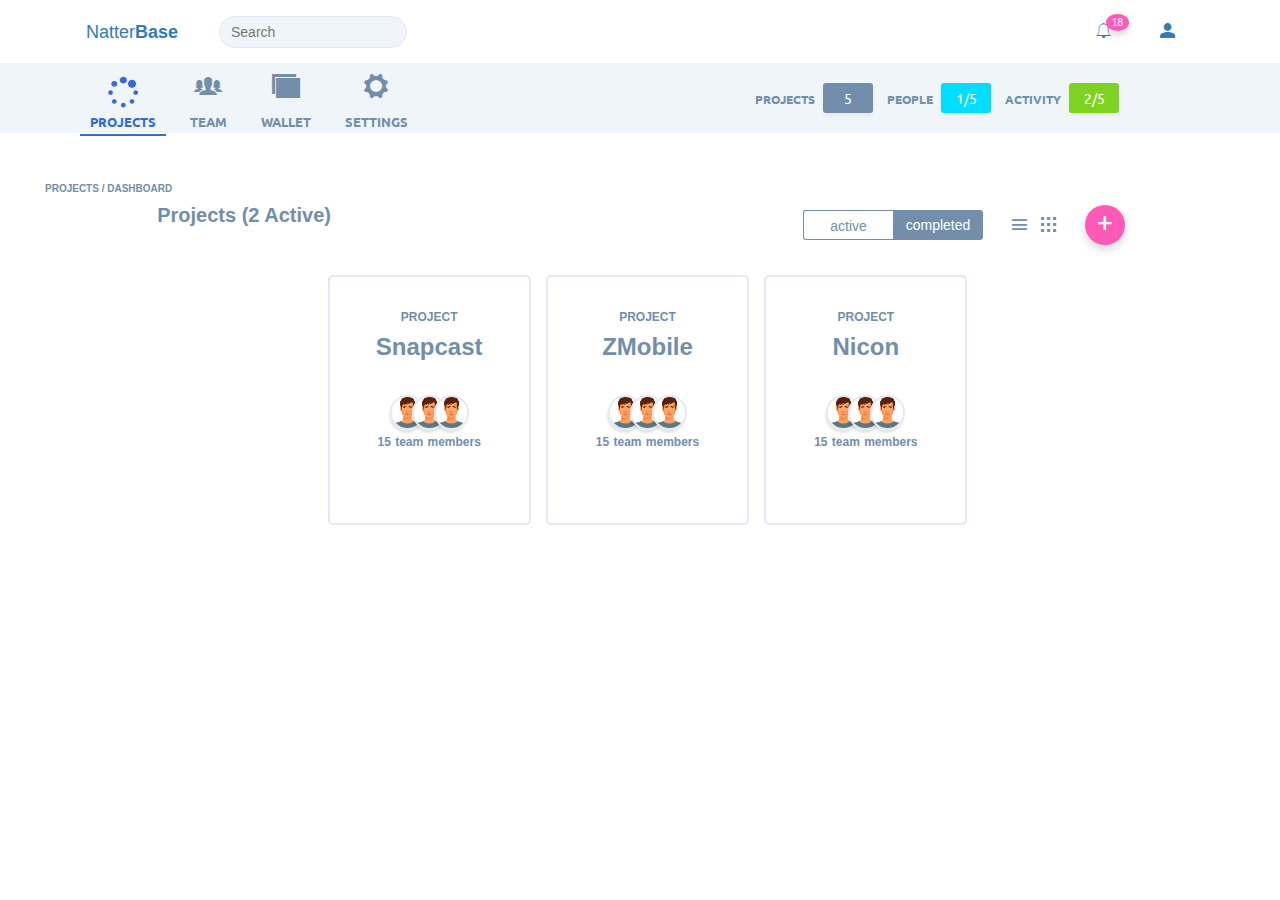
<file: index.html>
<!DOCTYPE html>
<html>

<head>
	<title>NATTERBASE</title>

	<!-- meta -->
	<meta charset="UTF-8">
	<meta name="viewport" content="width=device-width, initial-scale=1">

	<!-- css -->	
	<link href="https://maxcdn.bootstrapcdn.com/font-awesome/4.7.0/css/font-awesome.min.css" rel="stylesheet">
	<link rel="stylesheet" href="https://maxcdn.bootstrapcdn.com/bootstrap/3.3.7/css/bootstrap.min.css">
	<link rel="stylesheet" href="css/ionicons.min.css">
	<link rel="stylesheet" href="css/pace.css">
	<link rel="stylesheet" href="css/custom.css">

	<!-- js -->
	<script src="js/jquery-2.1.3.min.js"></script>
	<script src="js/bootstrap.min.js"></script>
</head>

<body>
	<nav class="header">
		<div class="row">
			<div class="p-left col-md-2">
				<div class="logo">
					<h1><a href="index.html">Natter<b>Base</b></a></h1>
				</div>
			</div>
			<!-- col-md-4 -->
			<div class="col-md-2 nav-input">
				<input type="text" placeholder="Search">
			</div>
			<div class="col-md-7 nav-side">
				<ul class="nav navbar-nav navbar-right">
					<li><a href="#"><i class="ion-ios-bell-outline"></i> <span class="nav-notif bg-pink">18</span> </a></li>
					<li><a href="#"><i class="ion-android-person"></i>  </a></li>
				</ul>
			</div>
			<!-- /.navbar-collapse -->
		</div>
	</nav>

	<header class="p-left-x header">
		<div class="row">
			<div class="col-md-6 header-nav">
				<ul>
					<li class="active"><a href="index.html"><i class="fa fa-spinner"></i> <p>projects</p> </a></li>
					<li><a href="team.html"><i class="ion-ios-people"></i> <p>team</p></a></li>
					<li><a href="wallet.html"><i class="ion-ios-photos"></i><p>wallet</p></a></li>
					<li><a href="settings.html"><i class="ion-gear-a"></i> <p>settings</p> </a></li>
				</ul>
			</div>
			<div class="col-md-5 header-side no-padding">
				<ul>
					<li class="active">
						<p>projects</p> <button class="btn btn-md ">5</button> </li>
					<li>
						<p>people</p><button class="btn btn-md ">1/5</button></li>
					<li class="pr-0">
						<p>activity</p><button class="btn btn-md ">2/5</button></li>

				</ul>
			</div>
		</div>
	</header>

	<section class="content-body">
		<div class="row">
			<div class="p-left col-md-12 main-path">
				<h4>projects / <b>dashboard</b> </h4>
			</div>
			<div class="col-md-offset-2 col-md-2 main-title">
				<h3>Projects (2 Active)</h3>
			</div>
			<div class="col-md-7 pr-0">
				<div class="main-tool pull-right">
					<div class="together-btn"><a href="#" class="btn btn-md btn-default">active</a><a href="#" class="btn btn-md btn-primary">completed</a></div>
					<i class="ion-navicon"></i>
					<i class="ion-grid"></i>
					<a href="#" class="btn btn-fab btn-md bg-pink"><i class="ion-plus"></i></a>
				</div>

			</div>
		</div>

		<div class="pt-lg">
			<div class="row">
				<div class="col-md-offset-3 col-md-2 pr-0">
					<a href="project-overview.html">
					<div class="projects active">

						<h4>project</h4>
						<h3>Snapcast</h3>
						<div class="together-img">
							<img src="img/1.jpeg" alt="User Image">
							<img src="img/1.jpeg" alt="User Image">
							<img src="img/1.jpeg" alt="User Image"></div>
						<p>15 team members</p>
						<div class="tools">
							<i class="ion-search"></i>
							<i   data-toggle="modal" data-target="#deleteProject" class="ion-ios-trash-outline"></i>
						</div>
					</div>
					</a>
				</div>
				<div class="col-md-2 pr-0">
					<a href="project-overview.html">
					<div class="projects">

						<h4>project</h4>
						<h3>ZMobile</h3>
						<div class="together-img">
							<img src="img/1.jpeg" alt="User Image">
							<img src="img/1.jpeg" alt="User Image">
							<img src="img/1.jpeg" alt="User Image"></div>
						<p>15 team members</p>
						<div class="tools">
							<i class="ion-search"></i>
							<i   data-toggle="modal" data-target="#deleteProject" class="ion-ios-trash-outline"></i>
						</div>
					</div>
					</a>
				</div>
				<div class="col-md-2 pr-0">
					<a href="project-overview.html">
					<div class="projects">

						<h4>project</h4>
						<h3>Nicon</h3>
						<div class="together-img">
							<img src="img/1.jpeg" alt="User Image">
							<img src="img/1.jpeg" alt="User Image">
							<img src="img/1.jpeg" alt="User Image"></div>
						<p>15 team members</p>
						<div class="tools">
							<i class="ion-search"></i>
							<i data-toggle="modal" data-target="#deleteProject"    class="ion-ios-trash-outline"></i>
						</div>
					</div>
					</a>
				</div>
			</div>

	</section>


<!--modal section all modals goes here-->
<!-- Trigger the modal with a button -->
 
<!-- Modal -->
<div id="deleteProject" class="modal fade" role="dialog">
  <div class="modal-dialog">

    <!-- Modal content-->
    <div class="modal-content">
       
      <div class="modal-body action-modal">
		  <button type="button" class="close" data-dismiss="modal">&times;</button>

        <h4>Delete this project? <br/> <small>This action can not be undone!</small> </h4>
		<div class="action-btn">
		<button class="btn bg-white btn-lg">Cancel</button>
		<button class="btn bg-pink btn-lg">Delete</button>
		</div>
      </div>
      
    </div>

  </div>
</div>

</body>

</html>
</file>
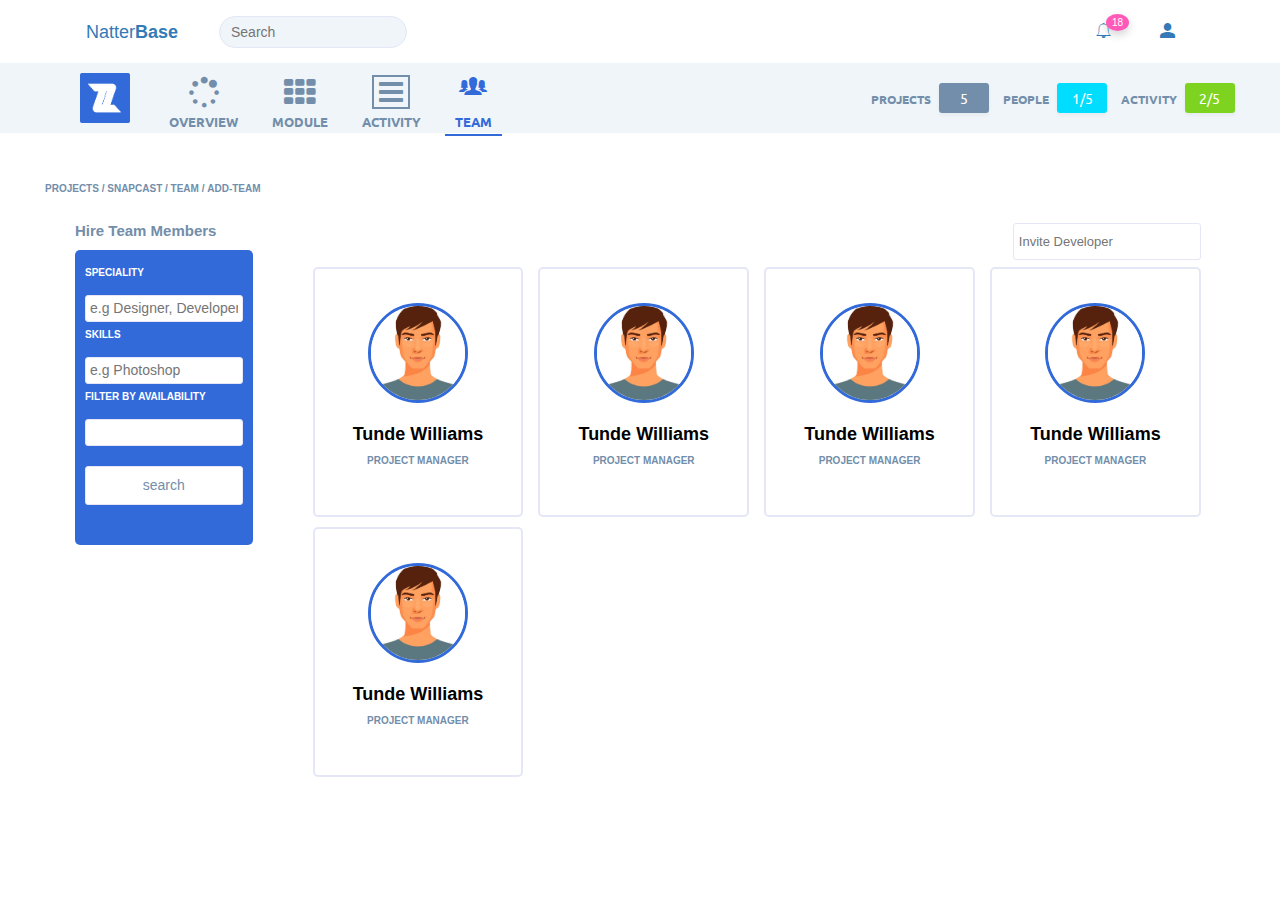
<file: add-team.html>
<!DOCTYPE html>
<html>

<head>
	<title>NATTERBASE</title>

	<!-- meta -->
	<meta charset="UTF-8">
	<meta name="viewport" content="width=device-width, initial-scale=1">

	<!-- css -->	
	<link href="https://maxcdn.bootstrapcdn.com/font-awesome/4.7.0/css/font-awesome.min.css" rel="stylesheet">
	<link rel="stylesheet" href="css/bootstrap.min.css">
	<link rel="stylesheet" href="css/ionicons.min.css">
	<link rel="stylesheet" href="css/pace.css">
	<link rel="stylesheet" href="css/custom.css">

	<!-- js -->
	<script src="js/jquery-2.1.3.min.js"></script>
	<script src="js/bootstrap.min.js"></script>
</head>

<body>
		<nav class="header">
			<div class="row">
				<div class="p-left col-md-2">
					<div class="logo">
						<h1><a href="index.html">Natter<b>Base</b></a></h1>
					</div>
				</div>
				<!-- col-md-4 -->
				<div class="col-md-2 nav-input">
					<input type="text" placeholder="Search">
				</div>
				<div class="col-md-7 nav-side">
					<ul class="nav navbar-nav navbar-right">
						<li><a href="#"><i class="ion-ios-bell-outline"></i> <span class="nav-notif bg-pink">18</span> </a></li>
						<li><a href="#"><i class="ion-android-person"></i>  </a></li>
					</ul>
				</div>
				<!-- /.navbar-collapse -->
			</div>
		</nav>
	
		<header class="header p-left">
			<div class="row">
					<div class="col-md-1">
						<img src="img/zeedas-png.png" height="50" class="project-logo">
					</div>
				<div class="col-md-4 header-nav">
					<ul>
						<li><a href="project-overview.html"><i class="fa fa-spinner"></i> <p>overview</p> </a></li>
						<li><a href="module.html"><i class="fa fa-th"></i> <p>module</p></a></li>
						<li><a href="activity.html"><i class="fa fa-bars activity-icon"></i> <p>activity</p> </a></li>
						<li class="active"><a href="team.html"><i class="ion-ios-people"></i> <p>team</p> </a></li>
					</ul>
				</div>
				<div class="col-md-7 header-side no-padding">
					<ul>
						<li class="active">
							<p>projects</p> <button class="btn btn-md ">5</button> </li>
						<li>
							<p>people</p><button class="btn btn-md ">1/5</button></li>
						<li class="pr-0">
							<p>activity</p><button class="btn btn-md ">2/5</button></li>
	
					</ul>
				</div>
			</div>
		</header>
	<section class="content-body">

			<div class="row">
				<div class="p-left col-md-12 main-path">
					<h4>projects / snapcast / <b>team</b> / <b>add-team</b> </h4>
				</div>
				<br><br>
				<div class="p-left-xx col-md-3">
					<div class="main-title">
						<h4>Hire Team Members</h4>
					</div>
					<div class="people-filter">
						<h6>speciality</h6>
						<input type="text" placeholder="e.g Designer, Developer">
						<h6>skills</h6>
						<input type="text" placeholder="e.g Photoshop">
						<h6>filter by availability</h6>
						<input type="text" placeholder="">
						<button class="btn btn-default btn-block btn-md">search</button>
					</div>
				</div>
				<div class="col-md-8 ph-0">
					
						<div class="row">
							<div class="col-md-12 pr-0">
								<div class="main-filter-tool pull-right">
									<input type="text" class="input-filter" placeholder="Invite Developer"data-toggle="modal" data-target="#addTeam">
						
								 </div>

							</div>
						</div>
					<div class="row">
						<div data-toggle="modal" data-target="#viewPerson" class="col-md-3 pr-0" >
							<div class="people active">
								<div class="person-img">
									<img src="img/1.jpeg" alt="User Image">
								</div>
								<h2>tunde williams</h2>
								<h3>project manager</h3>
								<div class="tools">
									<i class="ion-compose"></i>
								</div>
							</div>
						</div>
						<div data-toggle="modal" data-target="#viewPerson" class="col-md-3 pr-0">
							<div class="people">
								<div class="person-img">
									<img src="img/1.jpeg" alt="User Image">
								</div>
								<h2>tunde williams</h2>
								<h3>project manager</h3>
								<div class="tools">
									<i class="ion-compose"></i>
								</div>
							</div>
						</div>
						<div data-toggle="modal" data-target="#viewPerson" class="col-md-3 pr-0">
							<div class="people active">
								<div class="person-img">
									<img src="img/1.jpeg" alt="User Image">
								</div>
								<h2>tunde williams</h2>
								<h3>project manager</h3>
								<div class="tools">
									<i class="ion-compose"></i>
								</div>
							</div>
						</div>
					<div data-toggle="modal" data-target="#viewPerson" class="col-md-3 pr-0">
							<div class="people">
								<div class="person-img">
									<img src="img/1.jpeg" alt="User Image">
								</div>
								<h2>tunde williams</h2>
								<h3>project manager</h3>
								<div class="tools">
									<i class="ion-compose"></i>
								</div>
							</div>
						</div>
							<div data-toggle="modal" data-target="#viewPerson" class="col-md-3 pr-0">
							<div class="people">
								<div class="person-img">
									<img src="img/1.jpeg" alt="User Image">
								</div>
								<h2>tunde williams</h2>
								<h3>project manager</h3>
								<div class="tools">
									<i class="ion-compose"></i>
								</div>
							</div>
						</div>
					</div>
			
				</div>
		</section>

<!--modal section all modals goes here-->
<!-- Trigger the modal with a button -->
 
<!-- Modal -->
<div id="viewPerson" class="modal fade" role="dialog">
  <div class="modal-dialog">

    <!-- Modal content-->
    <div class="modal-content">
       
      <div class="modal-body person-modal">
		  <button type="button" class="close" data-dismiss="modal">&times;</button>
	
	<img src="img/1.jpeg" alt="User Image">
				<h2>Farl Adetoyin</h2>		
				<h3>designer </h3>
				<h4>photoshop, sketch, HTML5, CSS3, <br>javascript,
					 Angularjs</h4>
  <p>6 projects executed</p>
  <div class="row"><div class="col-md-6 ">
	  
	  <i class="ion-star text-yellow"></i>
	  <i class="ion-star text-yellow"></i>
	  <i class="ion-star text-yellow"></i>
	  <i class="ion-star"></i>
	  <i class="ion-star"></i>
	   
	  </div>
	  <div class="col-md-6 ">
	  <button class="btn btn-sm bg-primary">AVAILABLE</button>
	  </div>
	  <div class="row">
	   <div class="col-md-9 col-md-offset-2 person-modal-bio ">

		   	<h4><b>BIO</b></h4>
 
		   	<h4>Hi! I am Fari Adetoyin - UIUX Designer, Front-end Engineer. <br>I just want to make life easier for everyday app user.</h4>
 </div>
	   </div>
	  </div>
  <div class="action-btn"> 
		<button class="btn btn-default btn-md">Hire</button>
		</div>
      </div>
      
    </div>

  </div>
</div>

<div id="addTeam" class="modal fade" role="dialog">
	<div class="modal-dialog modal-sm modal-team">
			
	  <!-- Modal content-->
	<div class="modal-content team-modal">
		<div class="modal-header">
			<button type="button" class="close" data-dismiss="modal">&times;</button>
			<h4 class="modal-title">Add Member</h4>
		</div>
		<div class="modal-body">
			<form>
				<div class="form-group">
					<label class="add-team" for="">Name</label>
					<input type="text" class="form-con form-control" placeholder="Name">
				</div>
				<div class="form-group">
					<label class="add-team" for="">Email</label>
					<input type="email" class="form-con form-control" placeholder="Email">
				</div>
				<div class="button-div">
					<button type="button" class="submit submit-x">Add</button>
				</div>
			</form>
		</div>
	</div>
  </div>
</div>

</body>

</html>
</file>
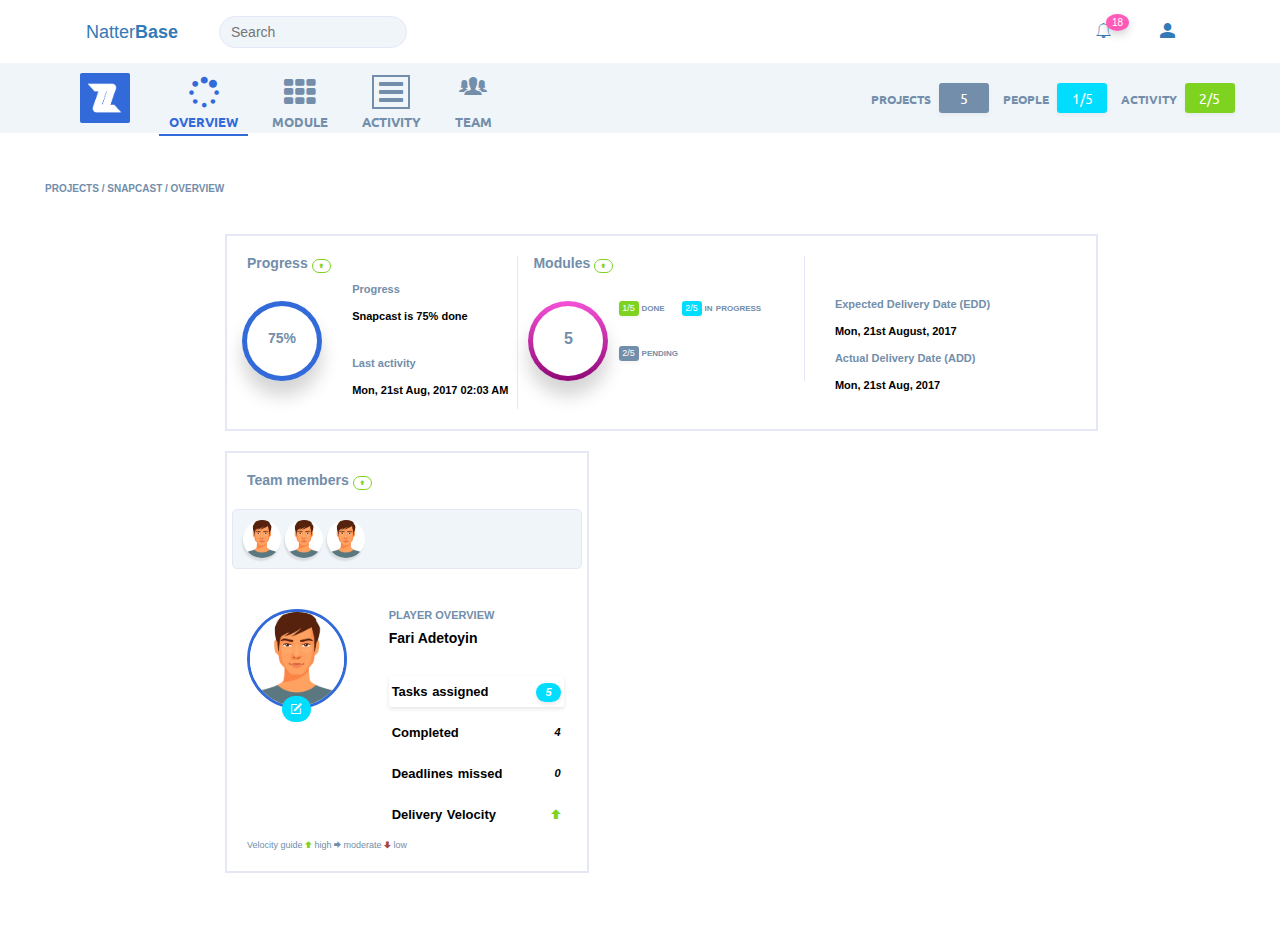
<file: project-overview.html>
<!DOCTYPE html>
<html>

<head>
	<title>NATTERBASE</title>

	<!-- meta -->
	<meta charset="UTF-8">
	<meta name="viewport" content="width=device-width, initial-scale=1">

	<!-- css -->	
	<link href="https://maxcdn.bootstrapcdn.com/font-awesome/4.7.0/css/font-awesome.min.css" rel="stylesheet">
	<link rel="stylesheet" href="css/bootstrap.min.css">
	<link rel="stylesheet" href="css/ionicons.min.css">
	<link rel="stylesheet" href="css/pace.css">
	<link rel="stylesheet" href="css/custom.css">

	<!-- js -->
	<script src="js/jquery-2.1.3.min.js"></script>
	<script src="js/bootstrap.min.js"></script>
</head>

<body>
	<nav class="header">
		<div class="row">
			<div class="p-left col-md-2">
				<div class="logo">
					<h1><a href="index.html">Natter<b>Base</b></a></h1>
				</div>
			</div>
			<!-- col-md-4 -->
			<div class="col-md-2 nav-input">
				<input type="text" placeholder="Search">
			</div>
			<div class="col-md-7 nav-side">
				<ul class="nav navbar-nav navbar-right">
					<li><a href="#"><i class="ion-ios-bell-outline"></i> <span class="nav-notif bg-pink">18</span> </a></li>
					<li><a href="#"><i class="ion-android-person"></i>  </a></li>
				</ul>
			</div>
			<!-- /.navbar-collapse -->
		</div>
	</nav>

	<header class="header p-left">
		<div class="row">
			 <div class="col-md-1">
				 <img src="img/zeedas-png.png" height="50" class="project-logo">
			 </div>
			<div class="col-md-4 header-nav">
				<ul>
					<li class="active"><a href="project-overview.html"><i class="fa fa-spinner"></i> <p>overview</p> </a></li>
					<li><a href="module.html"><i class="fa fa-th"></i> <p>module</p></a></li>
					<li><a href="activity.html"><i class="fa fa-bars activity-icon"></i> <p>activity</p> </a></li>
					<li><a href="team.html"><i class="ion-ios-people"></i> <p>team</p> </a></li>
				</ul>
			</div>
			<div class="col-md-7 header-side no-padding">
				<ul>
					<li class="active">
						<p>projects</p> <button class="btn btn-md ">5</button> </li>
					<li>
						<p>people</p><button class="btn btn-md ">1/5</button></li>
					<li class="pr-0">
						<p>activity</p><button class="btn btn-md ">2/5</button></li>

				</ul>
			</div>
		</div>
	</header>

	<section class="content-body">
		<div class="row">
			<div class="p-left col-md-12 main-path">
				<h4>projects / snapcast / <b>overview</b> </h4>
			</div>
		</div>

		<div class="pt-lg">
			<div class="row">
			 <div class="col-md-8 overview-div">
			 	<div class="row">
<div class="col-md-12 ph-0 mb-md">
	<div class="i-box">
<div class="row">
	<div class="col-md-4 b-r">
		<h3>Progress <i class="ion-arrow-up-a text-green"></i> </h3>
<div class="row hack-1">
<div class="col-md-4 ph-0">
	<div class="progress-precentage-1">
		<div> 75% </div>
	</div>
</div>
<div class="col-md-8">
	<h4>Progress</h4>
	<h5>Snapcast is 75% done</h5>
	<br/>
	<h4>Last activity</h4>
	<h5>Mon, 21st Aug, 2017  02:03 AM</h5>
</div>
</div>
	</div>
<div class="col-md-4 b-r">
	<h3>Modules <i class="ion-arrow-up-a text-green"></i></h3>
<div class="row hack-1">
	<div class="col-md-4 ph-0">
			<div class="progress-precentage-2">
				<div> 5 </div>
			</div>
	</div>
<div class="col-md-8 progress-stats-btn ph-0">
		<ul>
			<li><button class="btn btn-md ">1/5</button><p>done</p> </li>
			<li><button class="btn btn-md ">2/5</button><p>in progress</p></li>
			<li><button class="btn btn-md ">2/5</button><p>pending</p></li>
		</ul>
</div>
</div>
</div>
<div class="col-md-4">
	<div class="col-md-12 pt-sm"> 
		<h4>Expected Delivery Date (EDD)</h4>
		<h5>Mon, 21st August, 2017</h5>
		<h4 class="clickable" data-toggle="popover" data-trigger="hover" >Actual Delivery Date (ADD)</h4>
		<h5>Mon, 21st Aug, 2017</h5>
	</div>
</div>
</div>
	</div>
</div>
<div class="col-md-5 ph-0">
	<div class="i-box">
		<h3>Team members <i class="ion-arrow-up-a text-green"></i></h3>
		<div class="row">
			<div class="col-md-12 members-board">
					<div class="not-together-img">
							<img src="img/1.jpeg" alt="User Image">
							<img src="img/1.jpeg" alt="User Image">
							<img src="img/1.jpeg" alt="User Image"></div>

			</div></div>
			<div class="row members-board-detail">
			<div class="col-md-4 ph-0">
				<img src="img/1.jpeg" alt="User Image">
				 <i class="ion-compose i-s"></i> 
				</div>
				<div class="col-md-6 ph-0 hack-2">
					<h3>PLAYER OVERVIEW</h3>
					<h2>Fari Adetoyin</h2>
					<br>
					<p class="tab active">Tasks assigned <em>5</em> </p>
					<p class="tab">Completed <em>4</em> </p>
					<p class="tab">Deadlines missed <em>0</em> </p>
					<p class="tab">Delivery Velocity <i class="ion-arrow-up-a text-green"></i> </p>
				</div>

				<div class="col-md-12 vel-guide">Velocity guide <i class="ion-arrow-up-a text-green"></i> high <i class="ion-arrow-right-a text-blue"></i> moderate <i class="ion-arrow-down-a text-danger"></i> low </div>
</div>
	</div>
</div>

				</div>
				</div>


				</div>

			
			</div>

	</section>

 <script>
$(document).ready(function(){
    $('[data-toggle="popover"]').popover({content: "<h4>Expected Delivery Date (EDD)</h4><h5>Mon, 21st August, 2017</h5><h4>Actual Delivery Date (ADD)</h4><h5>Mon, 21st Aug, 2017</h5>", html: true, placement: "right"});   
});

</script>
</body>

</html>
</file>
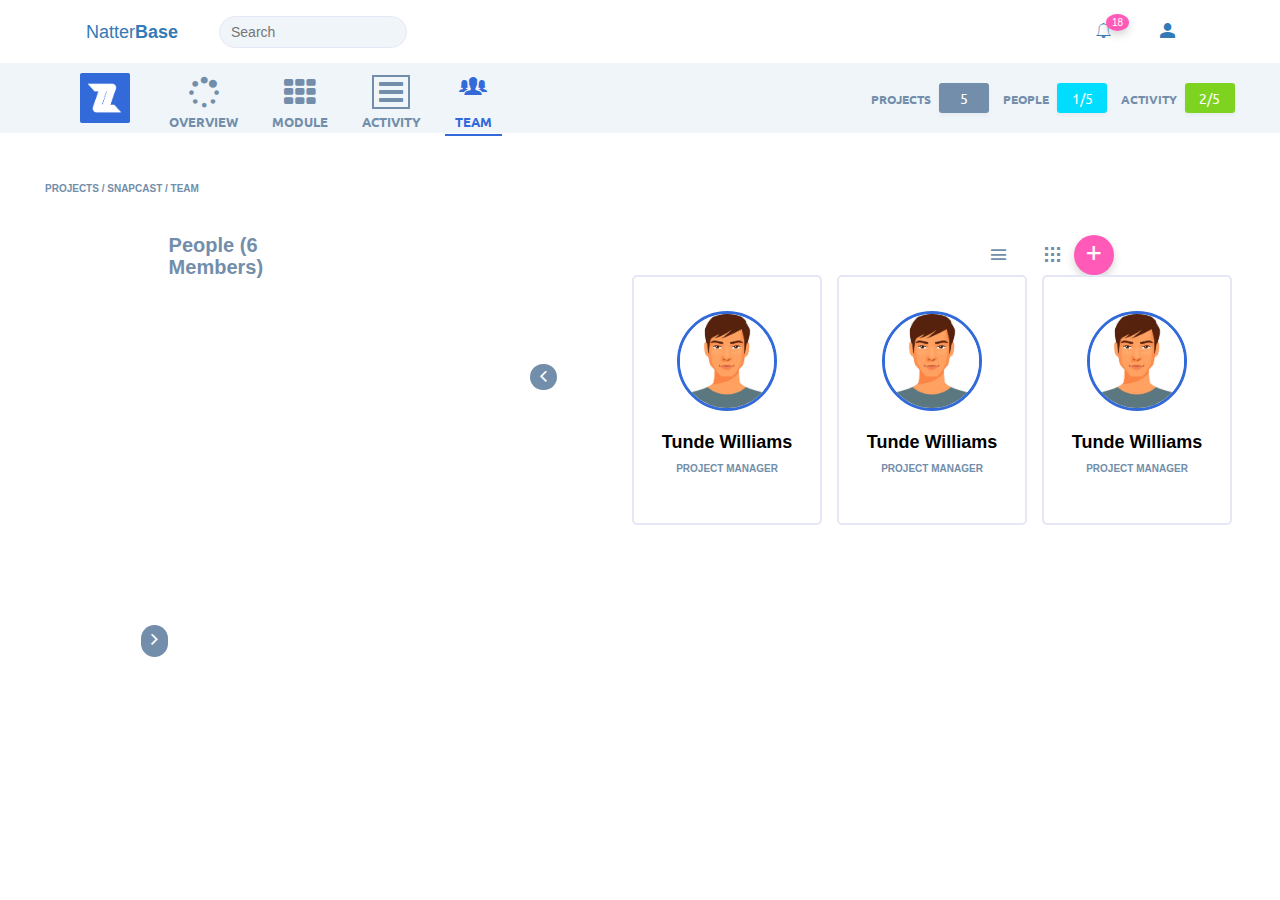
<file: team.html>
<!DOCTYPE html>
<html>

<head>
	<title>NATTERBASE</title>

	<!-- meta -->
	<meta charset="UTF-8">
	<meta name="viewport" content="width=device-width, initial-scale=1">

	<!-- css -->	
	<link href="https://maxcdn.bootstrapcdn.com/font-awesome/4.7.0/css/font-awesome.min.css" rel="stylesheet">
	<link rel="stylesheet" href="css/bootstrap.min.css">
	<link rel="stylesheet" href="css/ionicons.min.css">
	<link rel="stylesheet" href="css/pace.css">
	<link rel="stylesheet" href="css/custom.css">

	<!-- js -->
	<script src="js/jquery-2.1.3.min.js"></script>
	<script src="js/bootstrap.min.js"></script>
</head>

<body>
		<nav class="header">
			<div class="row">
				<div class="p-left col-md-2">
					<div class="logo">
						<h1><a href="index.html">Natter<b>Base</b></a></h1>
					</div>
				</div>
				<!-- col-md-4 -->
				<div class="col-md-2 nav-input">
					<input type="text" placeholder="Search">
				</div>
				<div class="col-md-7 nav-side">
					<ul class="nav navbar-nav navbar-right">
						<li><a href="#"><i class="ion-ios-bell-outline"></i> <span class="nav-notif bg-pink">18</span> </a></li>
						<li><a href="#"><i class="ion-android-person"></i>  </a></li>
					</ul>
				</div>
				<!-- /.navbar-collapse -->
			</div>
		</nav>
	
		<header class="header p-left">
			<div class="row">
					<div class="col-md-1">
						<img src="img/zeedas-png.png" height="50" class="project-logo">
					</div>
				<div class="col-md-4 header-nav">
					<ul>
						<li><a href="project-overview.html"><i class="fa fa-spinner"></i> <p>overview</p> </a></li>
						<li><a href="module.html"><i class="fa fa-th"></i> <p>module</p></a></li>
						<li><a href="activity.html"><i class="fa fa-bars activity-icon"></i> <p>activity</p> </a></li>
						<li class="active"><a href="team.html"><i class="ion-ios-people"></i> <p>team</p> </a></li>
					</ul>
				</div>
				<div class="col-md-7 header-side no-padding">
					<ul>
						<li class="active">
							<p>projects</p> <button class="btn btn-md ">5</button> </li>
						<li>
							<p>people</p><button class="btn btn-md ">1/5</button></li>
						<li class="pr-0">
							<p>activity</p><button class="btn btn-md ">2/5</button></li>
	
					</ul>
				</div>
			</div>
		</header>

	<section class="content-body">
		<div class="row">
			<div class="p-left col-md-12 main-path">
				<h4>projects / snapcast / <b>team</b> </h4>
			</div>
		</div>
		
		<div class="pt-lg">
			<div class="col-md-offset-2 col-md-2 main-title">
				<h3>People (6 Members)</h3>
			</div>
			<div class="col-md-7 pr-0">
				<div class="main-tool pull-right">
					<i class="ion-navicon"></i>
					<i class="ion-grid"></i>
					<a href="add-team.html" class="btn btn-fab btn-md bg-pink"><i class="ion-plus"></i></a>
				</div>

			</div>
		</div>

		<div class="pt-lg pt-lg-pad">
			<div class="row">

				<div class="col-md-offset-2 col-md-1">
					<i class="ion-ios-arrow-back i-next"></i></div>
				<div class="col-md-2 pr-0">
					<div data-toggle="modal" data-target="#viewPerson" class="people active">
						<div class="person-img">
							<img src="img/1.jpeg" alt="User Image">
						</div>
						<h2>tunde williams</h2>
						<h3>project manager</h3>
						<div class="tools">
							<i class="ion-compose"></i>
						</div>
					</div>
				</div>
				<div class="col-md-2 pr-0">
					<div data-toggle="modal" data-target="#viewPerson" class="people">
						<div class="person-img">
							<img src="img/1.jpeg" alt="User Image">
						</div>
						<h2>tunde williams</h2>
						<h3>project manager</h3>
						<div class="tools">
							<i class="ion-compose"></i>
						</div>
					</div>
				</div>
				<div class="col-md-2 pr-0">
					<div data-toggle="modal" data-target="#viewPerson" class="people active">
						<div class="person-img">
							<img src="img/1.jpeg" alt="User Image">
						</div>
						<h2>tunde williams</h2>
						<h3>project manager</h3>
						<div class="tools">
							<i class="ion-compose"></i>
						</div>
					</div>
				</div>

				<div class="col-md-1 pr-0">
					<i class="ion-ios-arrow-forward
					i-next pull-right"></i></div>
			</div>

	</section>
	<div id="viewPerson" class="modal fade" role="dialog">
		<div class="modal-dialog">
		
			<!-- Modal content-->
			<div class="modal-content">
				
			<div class="modal-body person-modal">
				<button type="button" class="close" data-dismiss="modal">&times;</button>
			
			<img src="img/1.jpeg" alt="User Image">
						<h2>Farl Adetoyin</h2>		
						<h3>designer </h3>
						<h4>photoshop, sketch, HTML5, CSS3, <br>javascript,
							Angularjs</h4>
		<p>6 projects executed</p>
		<div class="row"><div class="col-md-6 ">
			
			<i class="ion-star text-yellow"></i>
			<i class="ion-star text-yellow"></i>
			<i class="ion-star text-yellow"></i>
			<i class="ion-star"></i>
			<i class="ion-star"></i>
				
			</div>
			<div class="col-md-6 ">
			<button class="btn btn-sm bg-primary">AVAILABLE</button>
			</div>
			<div class="row">
				<div class="col-md-9 col-md-offset-2 person-modal-bio ">
		
						<h4><b>BIO</b></h4>
		
						<h4>Hi! I am Fari Adetoyin - UIUX Designer, Front-end Engineer. <br>I just want to make life easier for everyday app user.</h4>
		</div>
				</div>
			</div>
		<div class="action-btn"> 
				<button class="btn btn-default btn-md">Hire</button>
				</div>
			</div>
			
			</div>
		
		</div>
		</div>


</body>

</html>
</file>
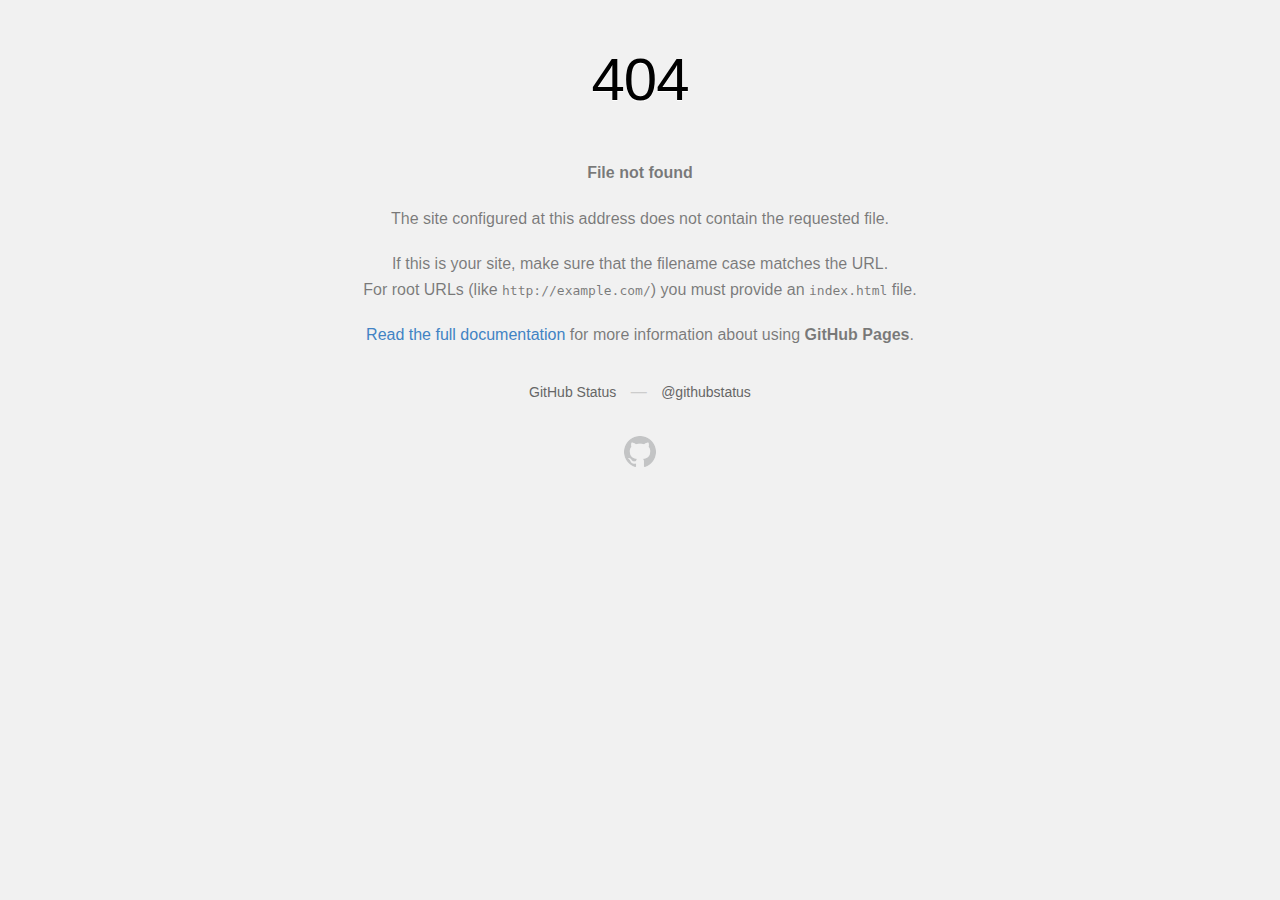
<file: fonts/glyphicons-halflings-regular-2.html>
<!DOCTYPE html>
<html>
  <head>
    <meta http-equiv="Content-type" content="text/html; charset=utf-8">
    <meta http-equiv="Content-Security-Policy" content="default-src 'none'; style-src 'unsafe-inline'; img-src data:; connect-src 'self'">
    <title>Page not found &middot; GitHub Pages</title>
    <style type="text/css" media="screen">
      body {
        background-color: #f1f1f1;
        margin: 0;
        font-family: "Helvetica Neue", Helvetica, Arial, sans-serif;
      }

      .container { margin: 50px auto 40px auto; width: 600px; text-align: center; }

      a { color: #4183c4; text-decoration: none; }
      a:hover { text-decoration: underline; }

      h1 { width: 800px; position:relative; left: -100px; letter-spacing: -1px; line-height: 60px; font-size: 60px; font-weight: 100; margin: 0px 0 50px 0; text-shadow: 0 1px 0 #fff; }
      p { color: rgba(0, 0, 0, 0.5); margin: 20px 0; line-height: 1.6; }

      ul { list-style: none; margin: 25px 0; padding: 0; }
      li { display: table-cell; font-weight: bold; width: 1%; }

      .logo { display: inline-block; margin-top: 35px; }
      .logo-img-2x { display: none; }
      @media
      only screen and (-webkit-min-device-pixel-ratio: 2),
      only screen and (   min--moz-device-pixel-ratio: 2),
      only screen and (     -o-min-device-pixel-ratio: 2/1),
      only screen and (        min-device-pixel-ratio: 2),
      only screen and (                min-resolution: 192dpi),
      only screen and (                min-resolution: 2dppx) {
        .logo-img-1x { display: none; }
        .logo-img-2x { display: inline-block; }
      }

      #suggestions {
        margin-top: 35px;
        color: #ccc;
      }
      #suggestions a {
        color: #666666;
        font-weight: 200;
        font-size: 14px;
        margin: 0 10px;
      }

    </style>
  </head>
  <body>

    <div class="container">

      <h1>404</h1>
      <p><strong>File not found</strong></p>

      <p>
        The site configured at this address does not
        contain the requested file.
      </p>

      <p>
        If this is your site, make sure that the filename case matches the URL.<br>
        For root URLs (like <code>http://example.com/</code>) you must provide an
        <code>index.html</code> file.
      </p>

      <p>
        <a href="https://help.github.com/pages/">Read the full documentation</a>
        for more information about using <strong>GitHub Pages</strong>.
      </p>

      <div id="suggestions">
        <a href="https://status.github.com">GitHub Status</a> &mdash;
        <a href="https://twitter.com/githubstatus">@githubstatus</a>
      </div>

      <a href="/" class="logo logo-img-1x">
        <img width="32" height="32" title="" alt="" src="[data-uri]">
      </a>

      <a href="/" class="logo logo-img-2x">
        <img width="32" height="32" title="" alt="" src="[data-uri]">
      </a>
    </div>
  </body>
</html>
</file>
<file: css/pace.css>
.pace .pace-progress {
  background: #000;
  position: fixed;
  z-index: 2000;
  top: 0;
  left: 0;
  height: 1px;
  transition: width 1s;
}

.pace-inactive {
  display: none;
}
</file>
<file: css/custom.css>
@import url('https://fonts.googleapis.com/css?family=Roboto');
@import url(http://fonts.googleapis.com/css?family=Ubuntu:300,400);

/**
 * 2.0 - General Elements
 */

* {
	outline: none;
}

.p-left{
	padding:0px 60px !important;
}

.p-left-x{
	padding:0px 80px !important;
}

.p-left-xx{
    padding-left: 90px !important;
    padding-right: 60px !important;
}

.logo {
    padding-left: 40px;
}

.no-pad{
	padding:0px !important;
}

h1, h2, h3, h4, h5, h6 {
    margin-top: 0;
    color: #728EAA;
    font-weight: bold;
}

.add-team{
	float: left !important;
}

.team-modal{
    height: 300px !important;
}

.submit-x{
	padding: 13px 49px;
	font-size:12px;
	color:#FFF;
	background-color: #326ADA !important;
	float: left;
	margin-left:74px;
	border-radius: 3px;
	border: 1px solid #E5E7F7;
	box-shadow: none;
  }


.modal-team{
	margin-top:200px;
	height:275px;
}

  .submit-x:hover, .contact-button:hover{
	background-color:#FFF !important;
	color:#6A86A5;
	transition:linear .5s;
  }

b {
	font-weight: bold;
}

a:hover, a:focus {
	text-decoration: none;
}

.activity-icon{
	border:2px solid #728EAA !important;
	padding:1px 5px !important;
}

::selection {
	background-color: #eee;
}

body {
	color: #728EAA;
	font-family: Arial, Helvetica, sans-serif;
	overflow-x: hidden;
}

p {
	word-spacing: 1px;
	letter-spacing: 0.01em;
	font-size: 16px;
	line-height: 25px;
	font-weight: bold;
}

#single p, #page p {
	margin-bottom: 25px;
}

.page-title {
	text-align: center;
}

h1.entry-title a:hover {
	color: gray;
}

.title {
	margin-bottom: 30px;
}

figure {
	margin-bottom: 25px;
}

.img-responsive-center img {
	margin: 0 auto;
}

.height-40px {
	margin-bottom: 40px;
}


/*lalalal web site helpers, utils bg colors margins paddings */
.pt-sm {
	padding-top: 40px;
}
.bg-white {
	background-color: #fff;
	color: #728EAA;
}

.mb-md {
	margin-bottom: 20px;
}

.text-green {
	color: #7ED321;
} 

.bg-green {
	background-color: #7ED321;
}

.bg-pink {
	background-color: #FF5AB7;
	color: #fff;
}
.text-blue{
	color: #728EAA;
}
.bg-blue{
	background: #728EAA;
}
.bg-primary {
	background: #326ADA;
}
.pt-lg {
    padding-top: 30px !important;
}

.pt-lg-pad{
	padding-left:80px !important;
}

.ph-0 {
	padding-right: 0 !important;
	padding-left: 0 !important;
}

.pr-0 {
	padding-right: 0 !important;
}

.btn-primary {
	background: #728EAA;
	color: #fff;
	border: none;
}

.btn-default {
	background: #fff;
	color: #728EAA;
	border: 1px solid #728EAA;
}

.btn-fab {
	box-shadow: 0 4px 9px 0 rgba(0, 0, 0, 0.17);
	border-radius: 60px !important;
}


/**
 * 3.0 - Site Header
 */

nav.header {
	background: #FFFFFF;
	border: 1px solid #FFFFFF;
	box-shadow: 0 5px 16px 0 rgba(0, 0, 0, 0.04);
	padding: 14.5px 0;
}

nav.header .logo h1 {
	font-size: 18px;
	color: #326ADA;
	letter-spacing: 0;
	position: relative;
	top: 7px;
	font-weight: 100;
}

nav.header .logo h1 b {
	font-weight: 900;
}

nav.header div.nav-side {
	height: 18px;
}

nav.header div.nav-input input {
	background: #F0F5F9;
	border: 1px solid #E5E7F7;
	border-radius: 54px;
	width: 100%;
	padding: 5px 11px;
	position: relative;
	font-size: 14px;
	color: #728EAA;
}

nav.header div.nav-side {
	font-size: 20px;
}

nav.header div.nav-side ul li a {
	padding: 5px 10px !important;
	background-color: transparent;
}

nav.header div.nav-side ul li:nth-child(3) a {
	background: #FFFFFF;
	border-radius: 120px;
	border: 1px solid #E5E7F7;
}

nav.header div.nav-side ul li a span.nav-notif {
	box-shadow: 0 4px 9px 0 rgba(0, 0, 0, 0.17);
	font-size: 10px;
	border-radius: 50%;
	padding: 3px 6px;
	position: relative;
	bottom: 12px;
	right: 11px;
}


/*header header code goes here*/

header.header {
	background: #F0F5F9;
    height: 70px;
    padding: 15px 0px;
}

header.header .header-nav ul {
	list-style-type: none;
	padding: 0;
}

header.header .header-nav li {
	display: inline-block;
	margin: 0px 10px 0 0;
	padding: 0 10px;
	text-align: center;
	text-transform: uppercase;
	font-weight: 700;
	font-family: 'ubuntu', sans-serif !important;
}

.header-nav-y{
	margin-top: -10px;
}

.project-logo {
    margin-top: 10px;
    margin-left: 20px;
}

header.header .header-nav li.active {
	border-bottom: 2px solid #326ADA;
}

.wallet-svg{
	color:#728EAA !important;
}

header.header .header-nav li.active a:hover .wallet-svg {
	color: #326ADA !important;
}

header.header .header-nav li a {
	color: #728EAA !important;
}

header.header .header-nav li.active a {
	color: #326ADA !important;
}

header.header .header-nav li:hover.active p {
	border-bottom:0px !important;
}

header.header .header-nav li:hover a {
	color: #326ADA !important;
}

header.header .header-nav li:hover p {
	color: #326ADA !important;
	border-bottom:2px solid #326ADA !important;
}

header.header .header-nav li i {
    font-size: 32px;
}

header.header .header-nav li i.fa-bars {
    font-size: 28px;
}

header.header .header-nav li p {
    font-size: 13px;
    letter-spacing: 0;
    margin-bottom: 0px !important;
}

header.header .header-side {
	padding: 0;
}

header.header .header-side ul {
	list-style-type: none;
	padding: 0;
	float: right;
}

header.header .header-side li {
	display: inline-flex;
	margin: 20px 0 0 0;
	padding: 0 5px;
	text-align: center;
	text-transform: uppercase;
	font-weight: 500;
	font-family: 'ubuntu', sans-serif !important;
}

header.header .header-side ul li p {
	display: block;
	margin-right: 8px;
	font-size: 12px;
	color: #728EAA;
	letter-spacing: 0;
    padding-top: 4px;
}

header.header .header-side ul li button {
	width: 50px;
	height: 30px;
	color: #fff;
	padding:4px;
}

header.header .header-side ul li:nth-child(1) button {
	background: #728EAA;
	box-shadow: 0 2px 4px 0 rgba(0, 0, 0, 0.05);
	border-radius: 3px;
}

header.header .header-side ul li:nth-child(2) button {
	display: block;
	background: #00DDFF;
	box-shadow: 0 2px 4px 0 rgba(0, 0, 0, 0.05);
	border-radius: 3px;
}

header.header .header-side ul li:nth-child(3) button {
	display: block;
	background: #7ED321;
	box-shadow: 0 2px 4px 0 rgba(0, 0, 0, 0.05);
	border-radius: 3px;
}


/*section styles*/

section .main-title h3 {
	font-size: 20px;
	color: #728EAA;
	letter-spacing: 0;
}
section .main-title h4 {
	font-size: 15px;
	color: #728EAA;
	letter-spacing: 0;
}

section.content-body {
	padding-top: 50px;
}


/**
 * 3.1 - Logo
 */

.content-body {
	padding-bottom: 4em;
}

.main-tool i:nth-child(2) {
	font-size: 24px;
	margin: 0 10px 0 25px;
	position: relative;
	top: 5px;
}

.main-tool i:nth-child(1) {
	font-size: 24px;
	margin: 0 10px 0 25px;
	position: relative;
	top: 5px;
}
.main-tool i:nth-child(3) {
	font-size: 24px;
	margin: 0 25px 0 0;
	position: relative;
	top: 5px;
}

.main-tool a.btn-fab i {
	font-size: 18px !important;
	margin: 0px !important;
	position: static; 
}

.main-tool a.btn-fab i:hover {
	color: #fff !important;  
}

.main-tool div {
	display: inline;
}

.together-btn a {
	width: 90px;
	padding: 5px;
	height: 30px;
}

.together-btn a:nth-child(1) {
	border-right: none;
	border-top-right-radius: 0px;
	border-bottom-right-radius: 0px;
}

.together-btn a:nth-child(2) {
	border-left: none;
	border-top-left-radius: 0px;
	border-bottom-left-radius: 0px;
}


/*projects csss goes here*/

.projects {
	background: #FFFFFF;
	border: 2px solid #E5E7F7;
	border-radius: 5px;
	height: 250px;
	text-align: center;
}

.projects:hover {
	background: #FFFFFF;
	box-shadow: 0 11px 27px 0 rgba(0, 0, 0, 0.13);
	border-radius: 5px;
	height: 250px;
	cursor: pointer;
	text-align: center;
}

.projects .tools {
	display: none;
}

.projects:hover .tools {
	display: block;
}

.projects:hover .tools i {
	font-size: 18px;
	padding: 0 5px;
}

.projects:hover .tools i:hover {
	font-size: 22px;
	padding: 0 6px;
}

.projects:hover h3 {
	font-size: 24px;
	color: #326ADA;
	letter-spacing: 0;
}

.projects h4 {
	font-size: 12px;
	color: #728EAA;
	letter-spacing: 0;
	text-transform: uppercase;
	margin-top: 34px;
}

.projects h3 {
	font-size: 24px;
	color: #728EAA;
	letter-spacing: 0;
}

.projects .together-img {
	margin-top: 34px;
}

.together-img img {
	width: 35px;
	height: 35px;
	border: 2px solid #E5E7F7;
	border-radius: 50px;
	box-shadow: -1px 3px 2px 0 rgba(0, 0, 0, 0.1);
}

.together-img img:nth-child(1) {
	position: relative;
	left: 17px;
}

.together-img img:nth-child(2) {
	position: relative;
}

.together-img img:nth-child(3) {
	position: relative;
	right: 17px;
}

.projects p {
	font-size: 12px;
	color: #728EAA;
	letter-spacing: 0;
}


/*modal action css goes here*/

.action-modal {
	text-align: center;
	padding: 21px 0;
}

.action-modal h4 {
	font-weight: 800;
	font-size: 24px;
	margin-top: 79px;
}

.action-modal h4 small {
	font-size: 14px;
	color: #728EAA;
}

.action-modal .close {
	background: #728EAA;
	padding: 1px 5px;
	border-radius: 50px;
	margin-right: 20px;
}

.action-modal .action-btn {
	margin-top: 53px;
	margin-bottom: 100px;
}

.btn {
	border-radius: 3px;
}

header.project-header {
	background-image: linear-gradient(-211deg, #0A2463 0%, #326ADA 100%);
	height: 70px;
	padding-top: 13px;
}

header.project-header .logo h1 a {
	font-size: 28px;
	color: #F0F5F9;
	letter-spacing: 0;
}

header.project-header .members .add-new-btn {
	border: 1px solid #F0F5F9;
	box-shadow: 0 4px 9px 0 rgba(0, 0, 0, 0.17);
}

header.project-header .members .add-new-btn {
	border: 1px inset #F0F5F9;
	padding: 5px 8px;
	font-size: 10px;
	box-shadow: 0 4px 9px 0 rgba(0, 0, 0, 0.17);
	border-radius: 50px;
	position: relative;
	top: 5px;
	cursor: pointer;
}

.clickable {
	cursor: pointer;
}

header.project-header .members p.add-new-til {
	font-size: 10px;
	color: #FFFFFF;
	padding: 10px;
	letter-spacing: 0;
	background: #0A2463;
	box-shadow: 0 2px 4px 0 rgba(0, 0, 0, 0.13);
	border-radius: 3px;
	display: inline;
	position: relative;
	top: 5px;
	left: 20px;
}

header.project-header .members .add-new-til i {
	color: #0A2463;
	font-size: 20px;
	position: relative;
	top: 4px;
	right: 17.1px;
}

header.project-header .members .together-img {
	display: inline;
	position: relative;
	top: 5px;
}

section.content-body .main-path h4 {
	font-size: 10px;
    color: #728EAA;
    letter-spacing: 0;
    text-transform: uppercase;
    font-weight: bold;
}

section.content-body .main-path h4 b {
	font-weight: bolder;
}


/*side-nav css*/

aside.side-nav {
	padding-right: 50px;
}

aside.side-nav ul {
	list-style-type: none;
	padding: 0;
	border-right: 1px solid #E5E7F7;
}

aside.side-nav li {
	padding: 10px 15px;
	border-top-left-radius: 3px;
	border-bottom-left-radius: 3px;
}

aside.side-nav li a {
	text-transform: uppercase;
	height: 40px;
	font-weight: 600;
	font-size: 11px;
	color: #000000;
	letter-spacing: 0;
}

aside.side-nav li.active {
	background: #00DDFF;
	border-right: 2px solid #326ADA;
	color: #ffffff;
}

aside.side-nav li.active a {
	color: #ffffff;
}

.i-box {
	padding: 20px;
	background: #FFFFFF;
	border: 2px solid #E5E7F7;
}

.b-r {
	border-right: 1px solid #E5E7F7;
}

.i-box h3 {
	font-size: 14px;
	color: #728EAA;
	font-weight: bold;
	letter-spacing: 0;
}

.i-box h3 i {
	border: 1px solid #7ED321;
	border-radius: 50px;
	font-size: 6px;
	padding: 3px 6px;
}

.i-box h4 {
	font-size: 11px;
	color: #728EAA;
	letter-spacing: 0;
	line-height: 17px;
	font-weight: bold;
}

.i-box h5 {
	font-size: 11px;
	color: #000000;
	letter-spacing: 0;
	line-height: 17px;
}

.progress-precentage-1 {
    margin-top: 20px;
    padding: 31px 26px;
    border-radius: 80px;
    background: #326ADA;
    height: 80px;
    width: 80px;
    box-shadow: 0 15px 18px 0 rgba(0, 0, 0, 0.17);
}

.progress-precentage-1 div {
    font-size: 14px;
    font-weight: bold;
    text-align: center;
    padding: 22px 17px;
    color: #728EAA;
    position: relative;
    border-radius: 50px;
    background: #fff;
    letter-spacing: 0;
    width: 70px;
    height: 70px;
    right: 21px;
    top: -26px;
}

.hack-1 {
	position: relative;
	left: 10px;
}

.progress-precentage-2 {
    margin-top: 20px;
    padding: 29px 26px;
    border-radius: 80px;
    height: 80px;
    width: 80px;
    background-image: linear-gradient(-180deg, #F551D7 0%, #8F0976 100%);
    box-shadow: 0 15px 18px 0 rgba(0, 0, 0, 0.17);
}
.progress-precentage-2 div {
	font-size: 16px;
    font-weight: bold;
    text-align: center;
    padding: 22px 26px;
    color: #728EAA;
    position: relative;
    border-radius: 70px;
    background: #fff;
    letter-spacing: 0;
    right: 21px;
    height: 70px;
    width: 70px;
    top: -24px;
}

  
.progress-stats-btn   {
position: relative;
right: 10px;
}

.progress-stats-btn ul {
	list-style-type: none;
	padding: 0;
	float: right;
}

.progress-stats-btn li {
	display: inline-flex;
	margin: 20px 0 0 0;
	padding: 0 5px;
	text-align: center;
	text-transform: uppercase; 
}

.progress-stats-btn ul li p {
	display: block;
	margin: 0 3px;
	font-size: 8px;
	font-weight: bolder;
	color: #728EAA;
	letter-spacing: 0;
	position: relative;
bottom: 5px;
}

.progress-stats-btn ul li button {
	width: 20px;
	text-align: center;
	font-size: 9px;
	height: 15px;
	padding:0;
	color: #fff;
}

.progress-stats-btn ul li:nth-child(3) button {
	background: #728EAA;
	box-shadow: 0 2px 4px 0 rgba(0, 0, 0, 0.05);
	border-radius: 3px;
}

.progress-stats-btn ul li:nth-child(2) button {
	display: block;
	background: #00DDFF;
	box-shadow: 0 2px 4px 0 rgba(0, 0, 0, 0.05);
	border-radius: 3px;
}

.progress-stats-btn ul li:nth-child(1) button {
	display: block;
	background: #7ED321;
	box-shadow: 0 2px 4px 0 rgba(0, 0, 0, 0.05);
	border-radius: 3px;
}

.progress-bar-s{
padding-top:40px;
}
.progress {
	background: #E5E7F7;
border-radius: 100px;
height: 7px;
    margin-bottom: 10px;
}

/* Popover Body */
 /* Popover */
.popover {
    width: 152px;
	height: auto;
	background: #F0F5F9;
border: 2px solid #E5E7F7;
border-radius: 3px;
}

.popover-content {
    font-size: 9px;
color: #000000;
letter-spacing: 0;
    padding: 25px;
}
.arrow {  
	background: #F0F5F9;
}
.members-board {
	margin-top: 10px;
	background: #F0F5F9;
border: 1px solid #E5E7F7;
border-radius: 5px;
padding:10px; 
}
.not-together-img img {
	width: 38px;
	height: 38px; 
	border-radius: 58px;
	box-shadow: -1px 3px 2px 0 rgba(0, 0, 0, 0.1);
}
.members-board-detail {
margin-top: 40px;
}
.members-board-detail img {
width: 100px;
	height: 100px; 
	border-radius: 58px;
	border: 3px solid #326ADA;
	position: relative;
	left: 15px;
}
.i-box h2 {
	font-size: 14px;
color: #000000;
font-weight: bold;
letter-spacing: 0;
}
.i-box p.tab {
	font-size: 13px;
color: #000000;
letter-spacing: 0;
padding: 3px;
font-weight: bold;}

.i-box p.tab em {
	font-size: 11px; 
}
.i-box p.tab.active em{
color: #FFFFFF;
box-shadow: 0 2px 4px 0 rgba(0,0,0,0.10);
border-radius: 53px;
padding:2px 9px; 
position: relative;

line-height: 15px;
background: #00DDFF;
top:4px;
}
.i-box p.tab.active {
background: #FFFFFF;
box-shadow: 0 2px 4px 0 rgba(0,0,0,0.10);
border-radius: 3px;
}

.i-box p.tab em,.i-box p.tab i {
	float: right;
	font-size: bold;
}
.hack-2 h3{
	 font-size: 11px;
}
.hack-2{
	position: relative;
	left: 40px;
}
.vel-guide{
	font-size: 9px; 
letter-spacing: 0;
line-height: 11px;
}
.btn-wallet-1 {
	background: #FFFFFF;
border: 2px solid #E5E7F7;
border-radius: 3px;
font-size: 10px;
color: #000000;

letter-spacing: 0;
line-height: 12px;
text-transform: capitalize;
position: absolute;
right:15px;
top:15px;
}
.big-btn-s{
	margin-top:30px;
	margin-bottom:50px;
}
.btn-wallet-2{
background: #FFFFFF;
border: 2px solid #E5E7F7;
border-radius: 75px;
padding:0;
margin-left: 5px;
}
.big-btn-s .btn-wallet-2 p{
	text-transform: uppercase;
font-size:7px;
padding:0 30px;
}
.big-btn-s .btn-wallet-2 b{
font-size:16px;
display: block;
}
.big-btn-s .btn-wallet-2 sup{
font-size:8px; 
}
.bg-green.btn-wallet-2{
	color: #fff;
	background: #7ED321;
box-shadow: 0 2px 10px 0 rgba(0,0,0,0.18);
border-radius: 75px;
margin-left: 0px;
}

.my-table-s th {
font-size: 12px;
color: #000000;
letter-spacing: 0;
line-height: 29px;
}
.my-table-s td {
font-size: 10px;
color: #000000;
letter-spacing: 0;
line-height: 33px;
}
.my-table-s {
padding: 0 10px;
}
.hack-height{
	min-height: 421px;
}
.members-board-detail .i-s{
background: #00DDFF;
color: #fff;
padding: 5px 9px;
border-radius: 56px;
position: relative;
left:50px;
bottom: 10px;
cursor: pointer;
}



/*people csss goes here*/

.people {
	background: #FFFFFF;
	border: 2px solid #E5E7F7;
	border-radius: 5px;
	height: 250px;
	text-align: center;
	margin-bottom: 10px;
}

.people:hover {
	background: #FFFFFF;
	box-shadow: 0 11px 27px 0 rgba(0, 0, 0, 0.13);
	border-radius: 5px;
	height: 250px;
	cursor: pointer;
	text-align: center;
}

.people .tools {
	display: none;
}

.people:hover .tools {
	display: block;
}

.people:hover .tools i {
	font-size: 18px;
	background: #00DDFF;
	padding: 5px 10px;
	border-radius: 60px;
	color:#fff;
	margin:20px 0;
	
}

 
 
.people h2 {
	margin-top:22px;
	font-size: 18px;
color: #000000;
letter-spacing: 0;
text-transform: capitalize;
}

.people h3 {
	text-align: center;
	font-size: 10px;
	text-transform: uppercase;
color: #728EAA;
letter-spacing: 0;
}

.people .person-img{
	margin-top: 34px;
}

 
.people .person-img img {
	width: 100px;
	height: 100px; 
	border-radius: 58px;
	border: 3px solid #326ADA;
	 
}

i.i-next {
	position: relative;
	top:90px; 
	font-size: 18px;
	padding: 3px 10px;
	border-radius: 50px;
	color: #fff;
	background: #728EAA;
	cursor: pointer;
}

.main-filter-tool input {
	padding: 5px;
	font-size: 13px;
color: #728EAA !important;
letter-spacing: 0;
line-height: 25px;
background: #FFFFFF;
border: 1px solid #E5E7F7;
border-radius: 3px;
margin-bottom:7px;
}
.main-filter-tool:hover .filter-input {
 display: block;
}
.main-filter-tool .filter-input {
	display: none;
 background: #FFFFFF;
border: 1px solid #E5E7F7;
border-radius: 3px;
margin-top:-7px;
position: absolute;
z-index: 1;
width:180px
}
.main-filter-tool .filter-input ul {
 list-style-type: none;
 padding: 5px 10px;
}

.input-filter{
	cursor:pointer;
}

.main-filter-tool .filter-input ul li a {
font-size: 13px;
color: #728EAA;
margin: 0;
cursor: pointer;
letter-spacing: 0;
line-height: 25px;
}
.people-filter {
background: #326ADA;
border-radius: 5px;
padding: 10px 10px 40px 10px;
}
.people-filter h6 {
	font-size: 10px;
	text-transform: uppercase;
color: #FFFFFF;
letter-spacing: 0;
line-height: 25px;
}
.people-filter input {
background: #FFFFFF;
border: 1px solid #E5E7F7;
border-radius: 3px;
font-size: 14px;
color: #728EAA;
letter-spacing: 0;
line-height: 25px;
padding: 0px 4px;
width: 100%;
}

.people-filter button {
background: #FFFFFF;
border: 1px solid #E5E7F7;
border-radius: 3px;
font-size: 14px;
color: #728EAA;
letter-spacing: 0;
line-height: 25px;
margin-top: 20px;
}
.person-modal {
	text-align: center;
	padding: 30px 20px;
}
.person-modal img {
	margin-top:60px;
	width: 150px;
	height: 150px; 
	border-radius: 80px;
	border: 3px solid #326ADA;	 
}
.person-modal .close {
	background: #728EAA;
	padding: 1px 5px;
	border-radius: 50px; 
}

.person-modal h2{
	margin-top:18.5px;
	text-transform: capitalize;
	font-size: 18px;
color: #326ADA;
letter-spacing: 0;
}
.person-modal h3{
	text-transform: uppercase;
	font-size: 12.5px;
color: #728EAA;
letter-spacing: 0;
line-height: 19px;
}
.person-modal h4{
font-size: 11px; 
letter-spacing: 0;
line-height: 19px;
}
.person-modal p{
	margin-top:29px;
font-size: 10px;
color: #000000;
letter-spacing: 0;
line-height: 19px;
}
.text-yellow {
	color: #F5A623;
}
.person-modal-bio{
	margin-top: 34px;
	margin-bottom: 20px;
	padding: 10px;
border-top: 2px solid #E5E7F7;
border-bottom: 2px solid #E5E7F7;
}
.modal-backdrop{
	opacity: 0.73 !important;
background: #728EAA;
}
.col-md-offset-2 {
    margin-left: 12% !important;
}

.overview-div{
	margin-left:240px;
}

.doc{
	font-weight: bold;
	float: left;
	padding-right: 5px;
	font-size: 14px;
	color:#728EAA;
	cursor: pointer;
}

.doc:hover{
	color:black;
	transition:linear 0.5s;
}

.submit-a{
	padding: 2px 8px;
    font-size: 12px;
    color: #FFF;
    background-color: #326ADA !important;
    float: left;
    margin-left: 2px;
    border-radius: 5px;
    border: 1px solid #E5E7F7;
    box-shadow: none;
 }

 .submit-a:hover, .submit-r:hover{
	 background-color: #E5E7F7 !important;
	 color:#000;
	 transition:linear 0.1s;
	 box-shadow:1px 1px #777;
 }


 .submit-r{
	padding: 2px 8px;
    font-size: 12px;
    color: #FFF;
    background-color: #e31e26 !important;
    float: left;
    margin-left: 2px;
    border-radius: 5px;
    border: 1px solid #E5E7F7;
    box-shadow: none;
 }
</file>
